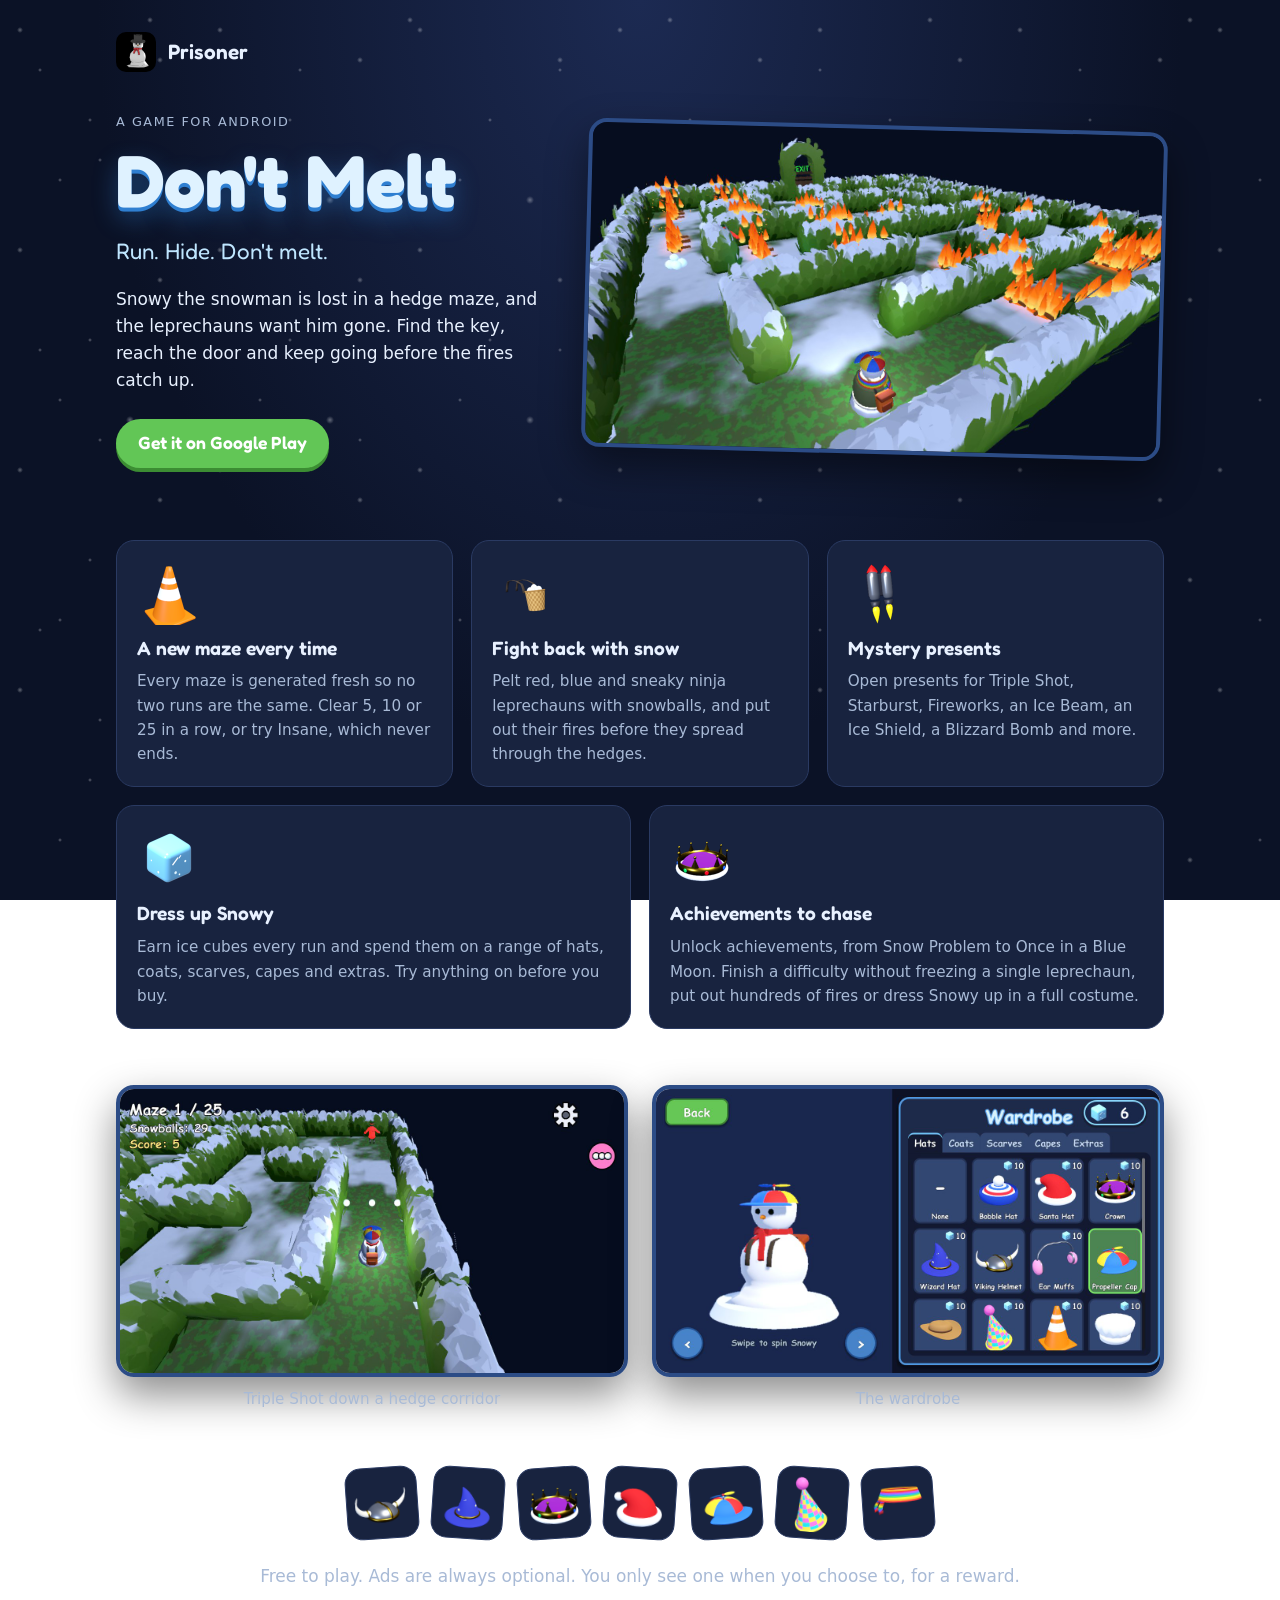
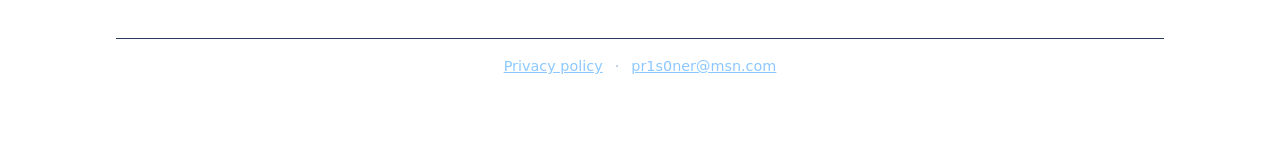
<file: index.html>
<!doctype html>
<html lang="en">
<head>
  <meta charset="utf-8">
  <meta name="viewport" content="width=device-width, initial-scale=1">
  <title>Prisoner Games</title>
  <meta name="description" content="Games by Prisoner, including Don't Melt for Android: a snowman racing through hedge mazes away from fire-starting leprechauns.">
  <link rel="icon" href="img/favicon.png">
  <link rel="preconnect" href="https://fonts.googleapis.com">
  <link rel="preconnect" href="https://fonts.gstatic.com" crossorigin>
  <link href="https://fonts.googleapis.com/css2?family=Fredoka:wght@500;600;700&display=swap" rel="stylesheet">
  <link rel="stylesheet" href="style.css">
</head>
<body class="home">
  <div class="snow" aria-hidden="true"></div>

  <main>
    <header class="topbar">
      <img src="img/icon.png" alt="" width="40" height="40">
      <span>Prisoner</span>
    </header>

    <section class="hero">
      <div class="hero-text">
        <p class="eyebrow">A game for Android</p>
        <h1>Don't Melt</h1>
        <p class="tagline">Run. Hide. Don't melt.</p>
        <p>Snowy the snowman is lost in a hedge maze, and the leprechauns want him gone. Find the key, reach the door and keep going before the fires catch up.</p>
        <a class="badge" href="https://play.google.com/store/apps/details?id=io.dontmelt.game">Get it on Google Play</a>
      </div>
      <figure class="hero-shot">
        <img src="img/hero.jpg" alt="Snowy in a propeller cap looks out over a snowy hedge maze, with fires burning through the corridors and along the hedges" width="1280" height="720">
      </figure>
    </section>

    <section class="features">
      <article class="feature">
        <img src="img/traffic_cone.png" alt="" width="64" height="64">
        <h2>A new maze every time</h2>
        <p>Every maze is generated fresh so no two runs are the same. Clear 5, 10 or 25 in a row, or try Insane, which never ends.</p>
      </article>
      <article class="feature">
        <img src="img/snowball_basket.png" alt="" width="64" height="64">
        <h2>Fight back with snow</h2>
        <p>Pelt red, blue and sneaky ninja leprechauns with snowballs, and put out their fires before they spread through the hedges.</p>
      </article>
      <article class="feature">
        <img src="img/jetpack.png" alt="" width="64" height="64">
        <h2>Mystery presents</h2>
        <p>Open presents for Triple Shot, Starburst, Fireworks, an Ice Beam, an Ice Shield, a Blizzard Bomb and more.</p>
      </article>
      <article class="feature">
        <img src="img/ice_cube.png" alt="" width="64" height="64">
        <h2>Dress up Snowy</h2>
        <p>Earn ice cubes every run and spend them on a range of hats, coats, scarves, capes and extras. Try anything on before you buy.</p>
      </article>
      <article class="feature">
        <img src="img/crown.png" alt="" width="64" height="64">
        <h2>Achievements to chase</h2>
        <p>Unlock achievements, from Snow Problem to Once in a Blue Moon. Finish a difficulty without freezing a single leprechaun, put out hundreds of fires or dress Snowy up in a full costume.</p>
      </article>
    </section>

    <section class="shots">
      <figure>
        <img src="img/gameplay.jpg" alt="Snowy throws three snowballs down a snowy hedge corridor towards a leprechaun" width="1280" height="720" loading="lazy">
        <figcaption>Triple Shot down a hedge corridor</figcaption>
      </figure>
      <figure>
        <img src="img/wardrobe.jpg" alt="The wardrobe screen, with Snowy on the left and a grid of hats to try on" width="1280" height="720" loading="lazy">
        <figcaption>The wardrobe</figcaption>
      </figure>
    </section>

    <section class="hats" aria-label="A few of the wardrobe items">
      <img src="img/viking_helmet.png" alt="Viking helmet" width="72" height="72">
      <img src="img/wizard_hat.png" alt="Wizard hat" width="72" height="72">
      <img src="img/crown.png" alt="Crown" width="72" height="72">
      <img src="img/santa_hat.png" alt="Santa hat" width="72" height="72">
      <img src="img/propeller_cap.png" alt="Propeller cap" width="72" height="72">
      <img src="img/party_hat.png" alt="Party hat" width="72" height="72">
      <img src="img/rainbow_scarf.png" alt="Rainbow scarf" width="72" height="72">
    </section>

    <p class="fair">Free to play. Ads are always optional. You only see one when you choose to, for a reward.</p>

    <footer>
      <a href="privacy.html">Privacy policy</a>
      <span>&middot;</span>
      <a href="mailto:pr1s0ner@msn.com">pr1s0ner@msn.com</a>
    </footer>
  </main>
</body>
</html>
</file>
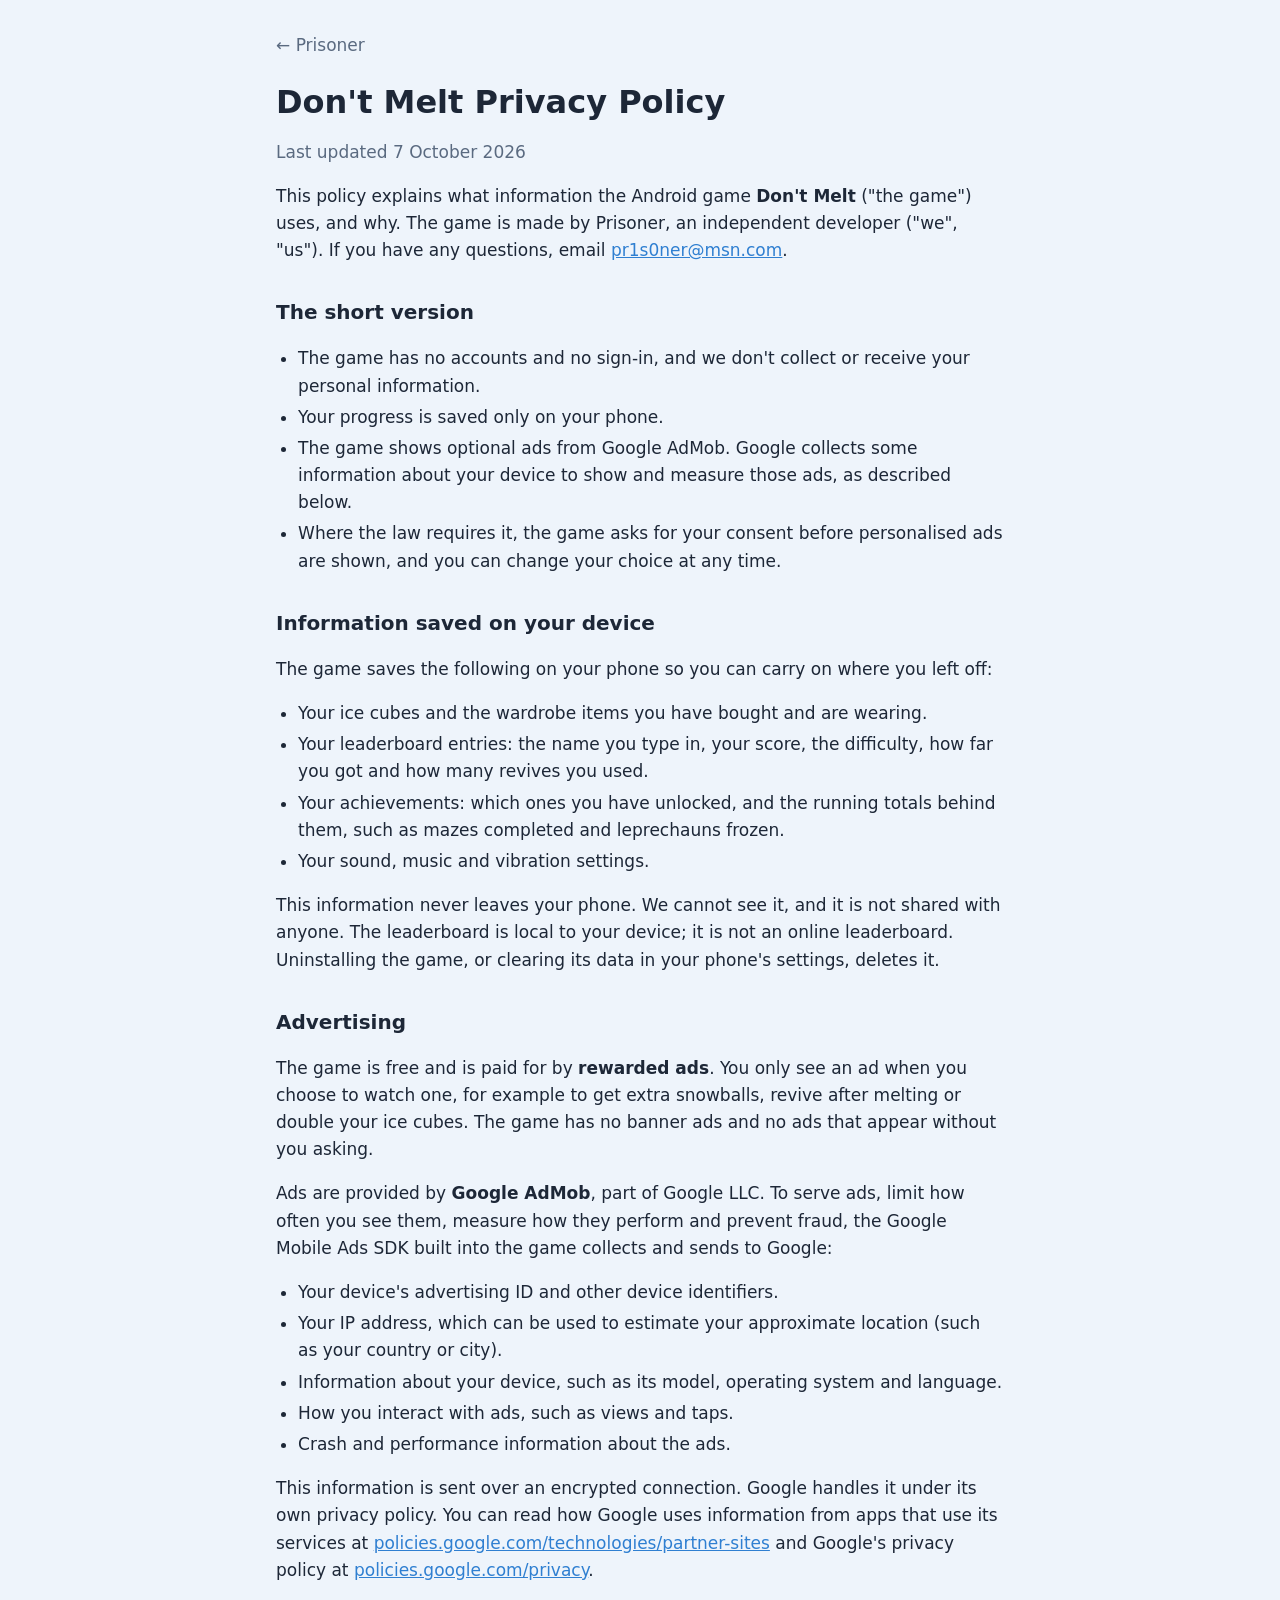
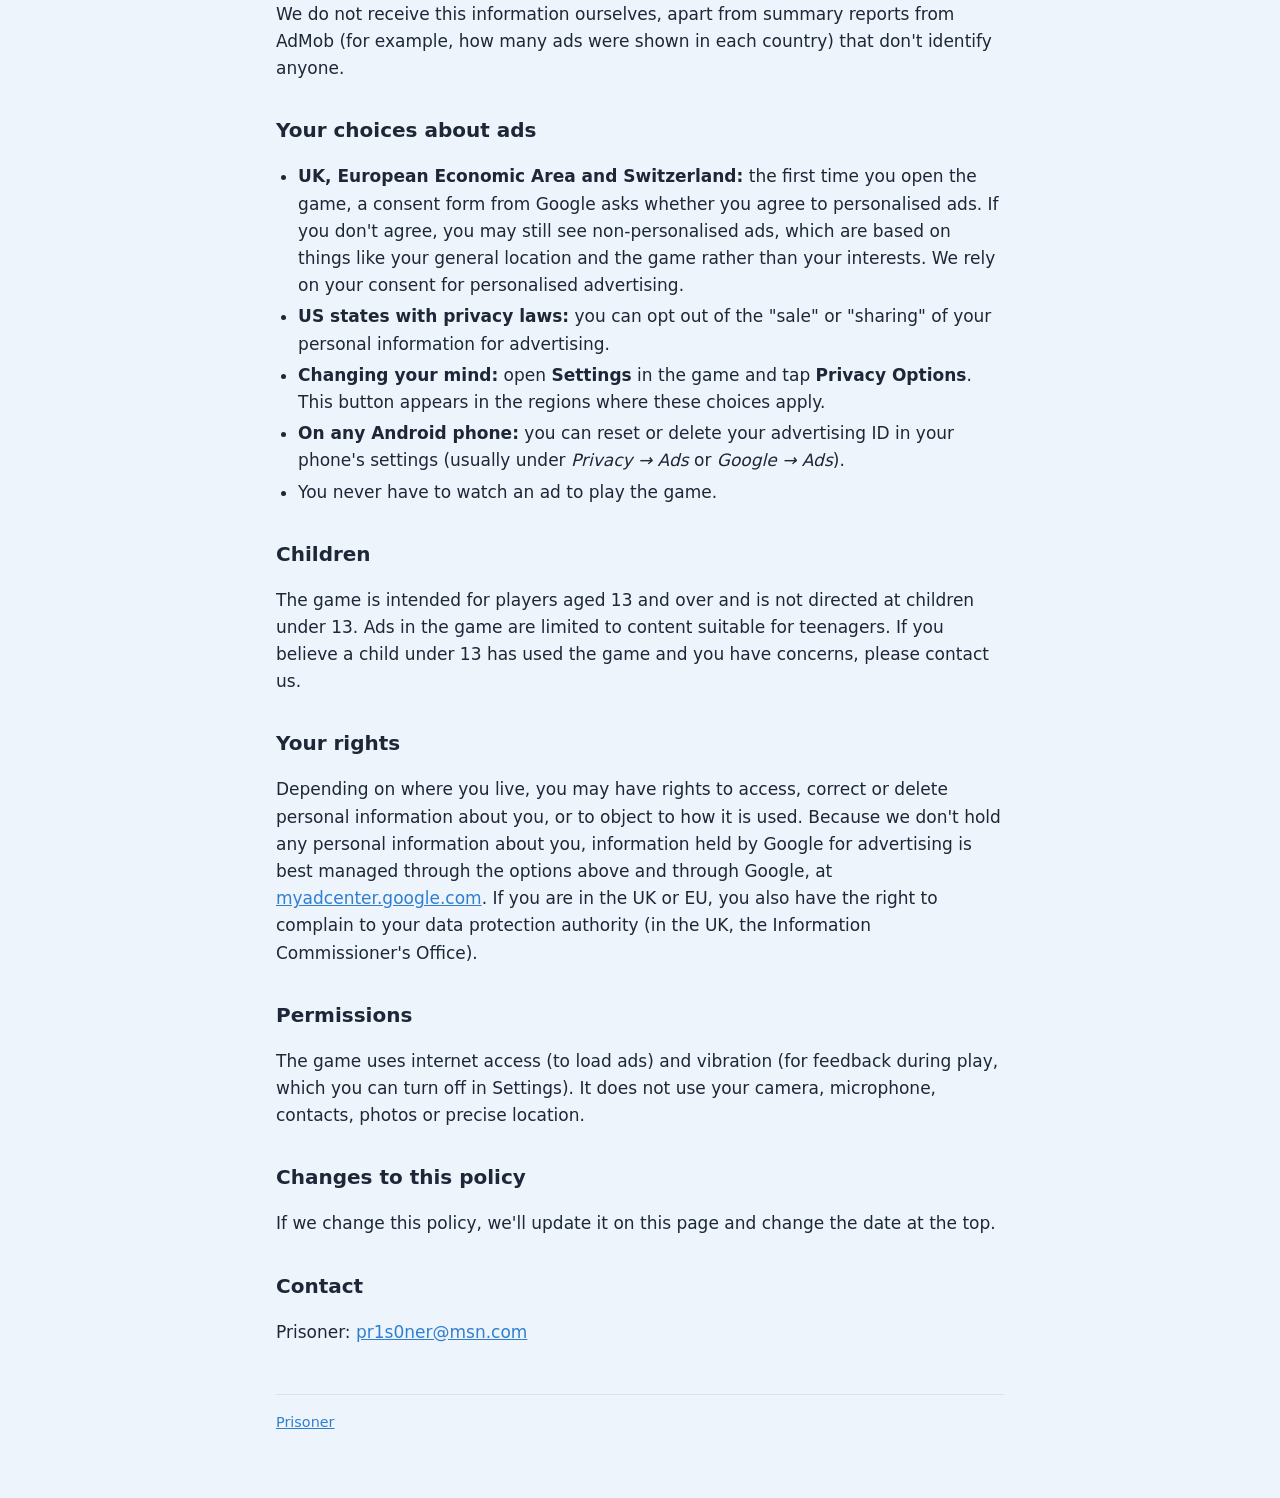
<file: privacy.html>
<!doctype html>
<html lang="en">
<head>
  <meta charset="utf-8">
  <meta name="viewport" content="width=device-width, initial-scale=1">
  <title>Don't Melt Privacy Policy</title>
  <meta name="description" content="How the Android game Don't Melt handles your data.">
  <link rel="icon" href="img/favicon.png">
  <link rel="stylesheet" href="style.css">
</head>
<body>
  <main>
    <header>
      <a href="index.html">&larr; Prisoner</a>
    </header>

    <h1>Don't Melt Privacy Policy</h1>
    <p class="muted">Last updated 7 October 2026</p>

    <p>This policy explains what information the Android game <strong>Don't Melt</strong> ("the game") uses, and why. The game is made by Prisoner, an independent developer ("we", "us"). If you have any questions, email <a href="mailto:pr1s0ner@msn.com">pr1s0ner@msn.com</a>.</p>

    <h2>The short version</h2>
    <ul>
      <li>The game has no accounts and no sign-in, and we don't collect or receive your personal information.</li>
      <li>Your progress is saved only on your phone.</li>
      <li>The game shows optional ads from Google AdMob. Google collects some information about your device to show and measure those ads, as described below.</li>
      <li>Where the law requires it, the game asks for your consent before personalised ads are shown, and you can change your choice at any time.</li>
    </ul>

    <h2>Information saved on your device</h2>
    <p>The game saves the following on your phone so you can carry on where you left off:</p>
    <ul>
      <li>Your ice cubes and the wardrobe items you have bought and are wearing.</li>
      <li>Your leaderboard entries: the name you type in, your score, the difficulty, how far you got and how many revives you used.</li>
      <li>Your achievements: which ones you have unlocked, and the running totals behind them, such as mazes completed and leprechauns frozen.</li>
      <li>Your sound, music and vibration settings.</li>
    </ul>
    <p>This information never leaves your phone. We cannot see it, and it is not shared with anyone. The leaderboard is local to your device; it is not an online leaderboard. Uninstalling the game, or clearing its data in your phone's settings, deletes it.</p>

    <h2>Advertising</h2>
    <p>The game is free and is paid for by <strong>rewarded ads</strong>. You only see an ad when you choose to watch one, for example to get extra snowballs, revive after melting or double your ice cubes. The game has no banner ads and no ads that appear without you asking.</p>
    <p>Ads are provided by <strong>Google AdMob</strong>, part of Google LLC. To serve ads, limit how often you see them, measure how they perform and prevent fraud, the Google Mobile Ads SDK built into the game collects and sends to Google:</p>
    <ul>
      <li>Your device's advertising ID and other device identifiers.</li>
      <li>Your IP address, which can be used to estimate your approximate location (such as your country or city).</li>
      <li>Information about your device, such as its model, operating system and language.</li>
      <li>How you interact with ads, such as views and taps.</li>
      <li>Crash and performance information about the ads.</li>
    </ul>
    <p>This information is sent over an encrypted connection. Google handles it under its own privacy policy. You can read how Google uses information from apps that use its services at <a href="https://policies.google.com/technologies/partner-sites">policies.google.com/technologies/partner-sites</a> and Google's privacy policy at <a href="https://policies.google.com/privacy">policies.google.com/privacy</a>.</p>
    <p>We do not receive this information ourselves, apart from summary reports from AdMob (for example, how many ads were shown in each country) that don't identify anyone.</p>

    <h2>Your choices about ads</h2>
    <ul>
      <li><strong>UK, European Economic Area and Switzerland:</strong> the first time you open the game, a consent form from Google asks whether you agree to personalised ads. If you don't agree, you may still see non-personalised ads, which are based on things like your general location and the game rather than your interests. We rely on your consent for personalised advertising.</li>
      <li><strong>US states with privacy laws:</strong> you can opt out of the "sale" or "sharing" of your personal information for advertising.</li>
      <li><strong>Changing your mind:</strong> open <strong>Settings</strong> in the game and tap <strong>Privacy Options</strong>. This button appears in the regions where these choices apply.</li>
      <li><strong>On any Android phone:</strong> you can reset or delete your advertising ID in your phone's settings (usually under <em>Privacy &rarr; Ads</em> or <em>Google &rarr; Ads</em>).</li>
      <li>You never have to watch an ad to play the game.</li>
    </ul>

    <h2>Children</h2>
    <p>The game is intended for players aged 13 and over and is not directed at children under 13. Ads in the game are limited to content suitable for teenagers. If you believe a child under 13 has used the game and you have concerns, please contact us.</p>

    <h2>Your rights</h2>
    <p>Depending on where you live, you may have rights to access, correct or delete personal information about you, or to object to how it is used. Because we don't hold any personal information about you, information held by Google for advertising is best managed through the options above and through Google, at <a href="https://myadcenter.google.com">myadcenter.google.com</a>. If you are in the UK or EU, you also have the right to complain to your data protection authority (in the UK, the Information Commissioner's Office).</p>

    <h2>Permissions</h2>
    <p>The game uses internet access (to load ads) and vibration (for feedback during play, which you can turn off in Settings). It does not use your camera, microphone, contacts, photos or precise location.</p>

    <h2>Changes to this policy</h2>
    <p>If we change this policy, we'll update it on this page and change the date at the top.</p>

    <h2>Contact</h2>
    <p>Prisoner: <a href="mailto:pr1s0ner@msn.com">pr1s0ner@msn.com</a></p>

    <footer>
      <a href="index.html">Prisoner</a>
    </footer>
  </main>
</body>
</html>
</file>
<file: style.css>
:root {
  --bg: #eef4fb;
  --card: #ffffff;
  --text: #1d2737;
  --muted: #5a6a80;
  --accent: #2f7fd1;
  --line: #d6e2f0;
}

@media (prefers-color-scheme: dark) {
  :root {
    --bg: #1e2638;
    --card: #27324a;
    --text: #e6eefa;
    --muted: #a9b8cc;
    --accent: #7fbaf5;
    --line: #3a4866;
  }
}

* { box-sizing: border-box; }

body {
  margin: 0;
  background: var(--bg);
  color: var(--text);
  font: 17px/1.6 system-ui, -apple-system, "Segoe UI", Roboto, sans-serif;
}

main {
  max-width: 760px;
  margin: 0 auto;
  padding: 32px 16px 64px;
}

header { margin-bottom: 24px; }
header a { color: var(--muted); text-decoration: none; }

h1 { font-size: 2rem; line-height: 1.2; margin: 0 0 8px; }
h2 { font-size: 1.25rem; margin: 32px 0 8px; }

a { color: var(--accent); }

.card {
  background: var(--card);
  border: 1px solid var(--line);
  border-radius: 14px;
  padding: 20px 22px;
  margin: 16px 0;
}

.card h2 { margin-top: 0; }
.muted { color: var(--muted); }

ul { padding-left: 1.3em; }
li { margin: 4px 0; }

footer {
  margin-top: 48px;
  padding-top: 16px;
  border-top: 1px solid var(--line);
  color: var(--muted);
  font-size: 0.9rem;
}

/* ---- Home page: the game's own night-sky look, in both light and dark mode ---- */

body.home {
  --bg: #0b1226;
  --card: #18233f;
  --text: #e8f1ff;
  --muted: #a8bad6;
  --accent: #8cc8ff;
  --line: #2a3a62;
  --ice: #bfe6ff;
  --green: #62c656;
  background: radial-gradient(ellipse at top, #1c2a52 0%, var(--bg) 60%) fixed;
  overflow-x: hidden;
}

.home main {
  position: relative;
  max-width: 1080px;
}

.home h1,
.home h2,
.home .topbar span,
.home .tagline,
.home .badge {
  font-family: "Fredoka", system-ui, sans-serif;
}

.topbar {
  display: flex;
  align-items: center;
  gap: 12px;
  font-size: 1.3rem;
  font-weight: 600;
  margin-bottom: 40px;
}

.topbar img { border-radius: 10px; }

.hero {
  display: grid;
  grid-template-columns: 1fr 1.35fr;
  gap: 40px;
  align-items: center;
}

.eyebrow {
  margin: 0;
  color: var(--muted);
  text-transform: uppercase;
  letter-spacing: 0.12em;
  font-size: 0.8rem;
}

.home h1 {
  font-size: clamp(2.8rem, 7vw, 4.6rem);
  font-weight: 700;
  color: #dff2ff;
  margin: 4px 0 0;
  text-shadow: 0 4px 0 #2f7fd1, 0 10px 24px rgba(47, 127, 209, 0.45);
}

.tagline {
  font-size: 1.4rem;
  color: var(--ice);
  margin: 8px 0 16px;
}

.badge {
  display: inline-block;
  margin-top: 8px;
  padding: 10px 22px;
  border-radius: 999px;
  background: var(--green);
  color: #fff;
  font-weight: 600;
  font-size: 1.1rem;
  box-shadow: 0 4px 0 #3c8d33;
  text-decoration: none;
}

a.badge:hover,
a.badge:focus-visible {
  filter: brightness(1.08);
}

figure { margin: 0; }

.hero-shot img,
.shots img {
  display: block;
  width: 100%;
  height: auto;
  border-radius: 18px;
  border: 4px solid #2c4c86;
  box-shadow: 0 18px 40px rgba(0, 0, 0, 0.45);
}

.hero-shot img { transform: rotate(1.5deg); }

.features {
  display: grid;
  grid-template-columns: repeat(6, 1fr);
  gap: 18px;
  margin: 72px 0 56px;
}

/* Five cards: three across, then two. */
.feature { grid-column: span 2; }
.feature:nth-child(n+4) { grid-column: span 3; }

.feature {
  background: var(--card);
  border: 1px solid var(--line);
  border-radius: 18px;
  padding: 20px;
}

.feature img { display: block; margin-bottom: 8px; }
.feature h2 { margin: 0 0 6px; font-size: 1.2rem; font-weight: 600; }
.feature p { margin: 0; color: var(--muted); font-size: 0.95rem; }

.shots {
  display: grid;
  grid-template-columns: 1fr 1fr;
  gap: 24px;
}

.shots figcaption {
  margin-top: 10px;
  text-align: center;
  color: var(--muted);
  font-size: 0.95rem;
}

.hats {
  display: flex;
  flex-wrap: wrap;
  justify-content: center;
  gap: 14px;
  margin: 56px 0 24px;
}

.hats img {
  background: var(--card);
  border: 1px solid var(--line);
  border-radius: 16px;
  padding: 6px;
  transition: transform 0.2s;
}

.hats img:nth-child(odd) { transform: rotate(-4deg); }
.hats img:nth-child(even) { transform: rotate(4deg); }
.hats img:hover { transform: rotate(0) scale(1.12); }

.fair {
  text-align: center;
  color: var(--muted);
}

.home footer {
  display: flex;
  justify-content: center;
  gap: 12px;
  flex-wrap: wrap;
}

/* Falling snow: three layers of dots drifting at different speeds. */
.snow {
  position: fixed;
  inset: 0;
  pointer-events: none;
  background-image:
    radial-gradient(3px 3px at 20px 30px, #fff, transparent),
    radial-gradient(2px 2px at 90px 120px, #fff, transparent),
    radial-gradient(3px 3px at 160px 60px, #fff, transparent),
    radial-gradient(2px 2px at 60px 180px, #fff, transparent),
    radial-gradient(4px 4px at 130px 200px, #fff, transparent);
  background-size: 200px 220px;
  opacity: 0.35;
  animation: snow 14s linear infinite;
}

.snow::after {
  content: "";
  position: absolute;
  inset: 0;
  background-image:
    radial-gradient(2px 2px at 40px 70px, #fff, transparent),
    radial-gradient(3px 3px at 150px 20px, #fff, transparent),
    radial-gradient(2px 2px at 100px 160px, #fff, transparent);
  background-size: 260px 280px;
  animation: snow 22s linear infinite;
}

@keyframes snow {
  from { background-position: 0 0; }
  to { background-position: 40px 660px; }
}

@media (prefers-reduced-motion: reduce) {
  .snow, .snow::after { animation: none; }
}

@media (max-width: 900px) {
  .hero { grid-template-columns: 1fr; gap: 28px; }
  .hero-shot img { transform: none; }
  .features { grid-template-columns: 1fr 1fr; margin-top: 48px; }
  .feature, .feature:nth-child(n+4) { grid-column: auto; }
  .feature:last-child { grid-column: 1 / -1; }
}

@media (max-width: 560px) {
  .features, .shots { grid-template-columns: 1fr; }
  .hats img { width: 56px; height: 56px; }
}
</file>
